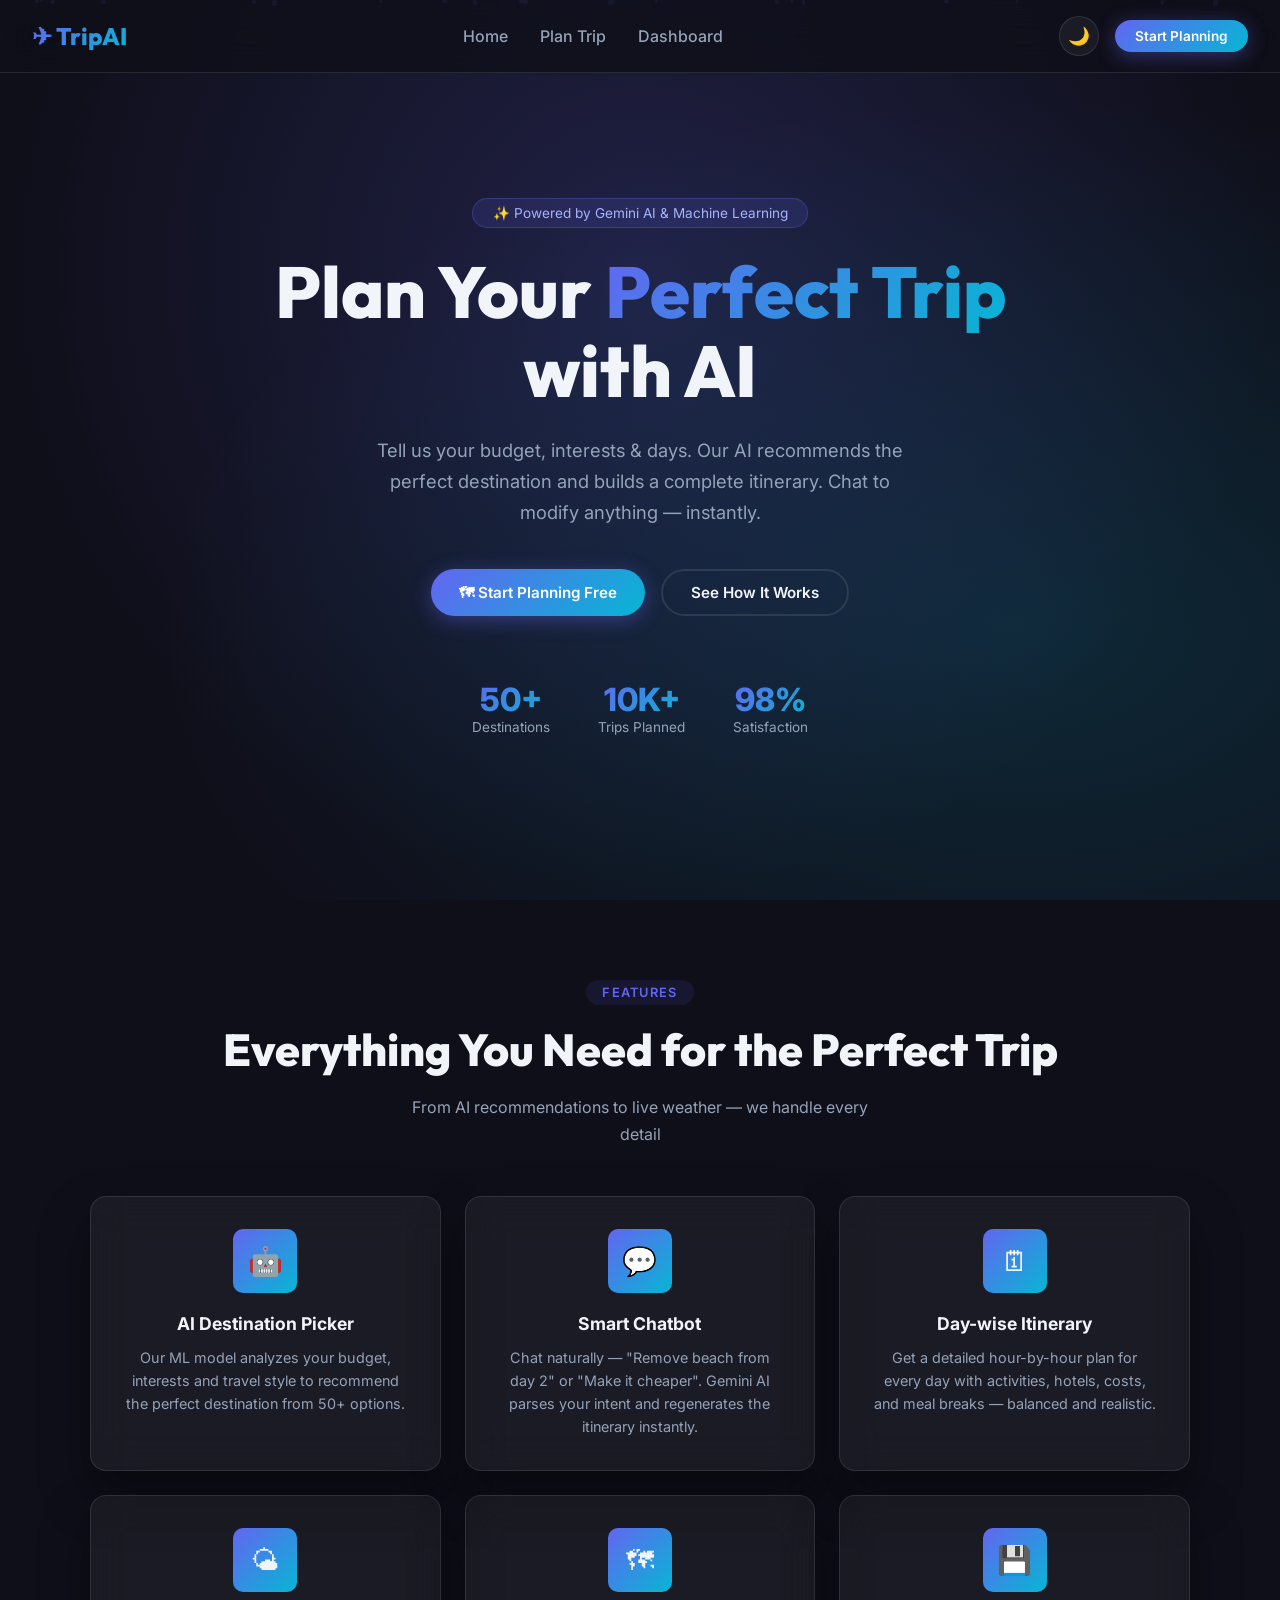
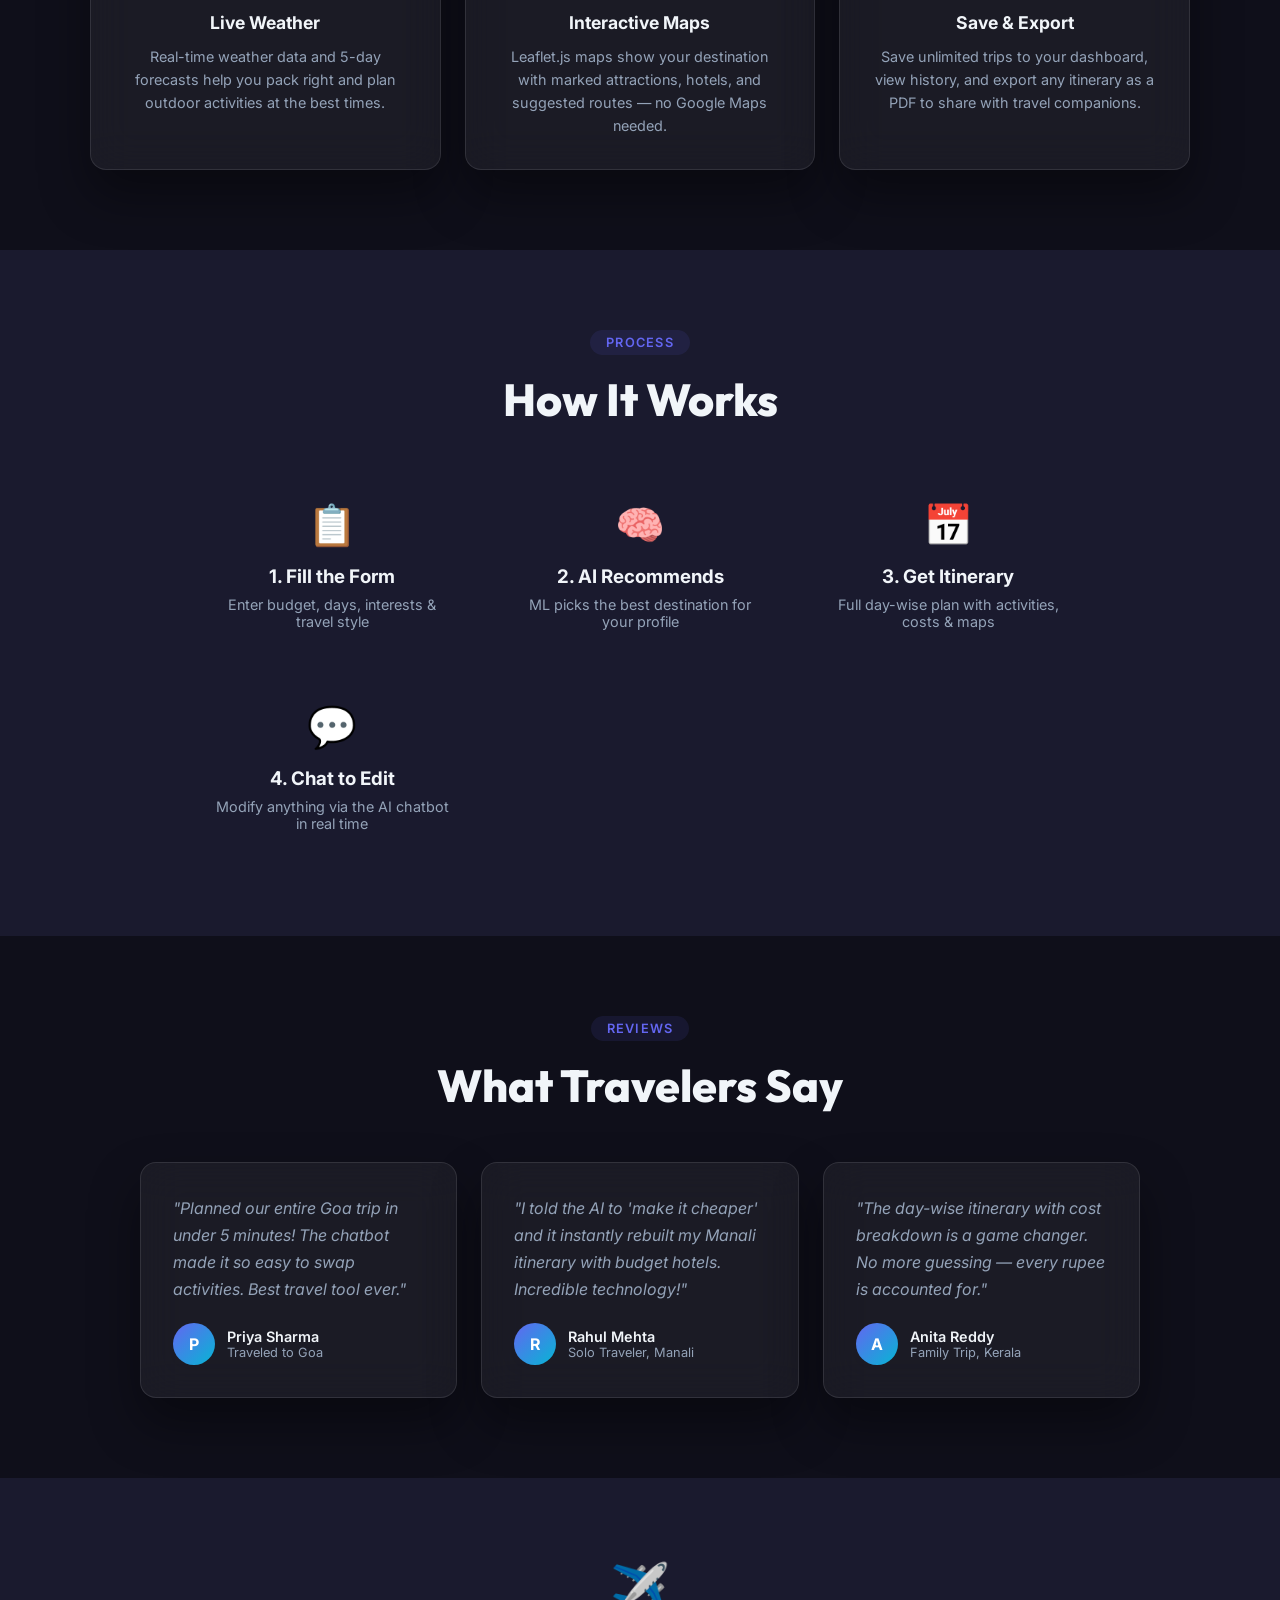
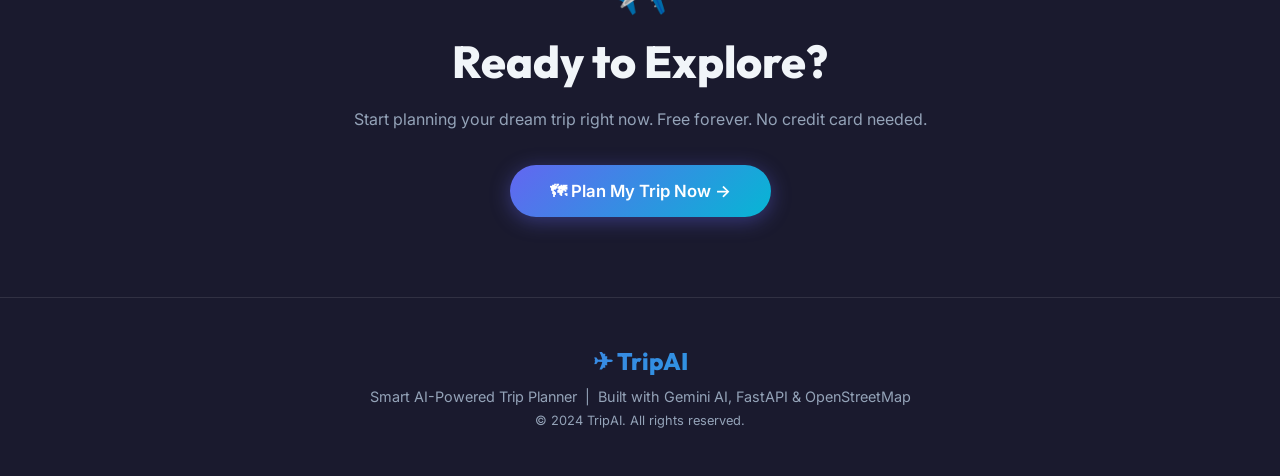
<file: frontend/index.html>
<!DOCTYPE html>
<html lang="en" data-theme="dark">
<head>
<meta charset="UTF-8"/>
<meta name="viewport" content="width=device-width,initial-scale=1.0"/>
<title>Smart AI Trip Planner — Plan Your Perfect Journey</title>
<meta name="description" content="AI-powered trip planner with smart recommendations, live weather, interactive maps, and an intelligent chatbot that customizes your itinerary in real time."/>
<link rel="stylesheet" href="style.css"/>
<link rel="icon" type="image/svg+xml" href="data:image/svg+xml,<svg xmlns='http://www.w3.org/2000/svg' viewBox='0 0 32 32'><text y='26' font-size='28'>✈️</text></svg>"/>
</head>
<body>

<!-- Navbar -->
<nav class="navbar" id="navbar">
  <a href="index.html" class="nav-logo">✈ TripAI</a>
  <div class="nav-links" id="navLinks">
    <a href="index.html">Home</a>
    <a href="planner.html">Plan Trip</a>
    <a href="dashboard.html">Dashboard</a>
  </div>
  <div class="nav-actions">
    <button class="theme-toggle" id="themeToggle" title="Toggle theme" aria-label="Toggle dark/light mode">🌙</button>
    <a href="planner.html" class="btn btn-primary btn-sm" id="navCTA">Start Planning</a>
    <button class="hamburger" id="hamburger" aria-label="Menu">
      <span></span><span></span><span></span>
    </button>
  </div>
</nav>

<!-- Hero -->
<section class="hero" id="home">
  <div class="hero-bg"></div>
  <div class="hero-particles" id="particles"></div>
  <div class="hero-content">
    <div class="hero-badge">✨ Powered by Gemini AI &amp; Machine Learning</div>
    <h1 class="hero-title">Plan Your <span class="gradient-text">Perfect Trip</span><br/>with AI</h1>
    <p class="hero-subtitle">Tell us your budget, interests &amp; days. Our AI recommends the perfect destination and builds a complete itinerary. Chat to modify anything — instantly.</p>
    <div class="hero-actions">
      <a href="planner.html" class="btn btn-primary">🗺 Start Planning Free</a>
      <a href="#features" class="btn btn-outline">See How It Works</a>
    </div>
    <div class="hero-stats">
      <div class="stat"><div class="stat-number">50+</div><div class="stat-label">Destinations</div></div>
      <div class="stat"><div class="stat-number">10K+</div><div class="stat-label">Trips Planned</div></div>
      <div class="stat"><div class="stat-number">98%</div><div class="stat-label">Satisfaction</div></div>
    </div>
  </div>
</section>

<!-- Features -->
<section class="section" id="features">
  <div class="section-header">
    <div class="section-tag">Features</div>
    <h2 class="section-title">Everything You Need for the <span class="gradient-text">Perfect Trip</span></h2>
    <p class="section-subtitle">From AI recommendations to live weather — we handle every detail</p>
  </div>
  <div class="grid grid-3" style="max-width:1100px;margin:0 auto">
    <div class="glass feature-card">
      <div class="feature-icon">🤖</div>
      <h3 class="feature-title">AI Destination Picker</h3>
      <p class="feature-desc">Our ML model analyzes your budget, interests and travel style to recommend the perfect destination from 50+ options.</p>
    </div>
    <div class="glass feature-card">
      <div class="feature-icon">💬</div>
      <h3 class="feature-title">Smart Chatbot</h3>
      <p class="feature-desc">Chat naturally — "Remove beach from day 2" or "Make it cheaper". Gemini AI parses your intent and regenerates the itinerary instantly.</p>
    </div>
    <div class="glass feature-card">
      <div class="feature-icon">🗓</div>
      <h3 class="feature-title">Day-wise Itinerary</h3>
      <p class="feature-desc">Get a detailed hour-by-hour plan for every day with activities, hotels, costs, and meal breaks — balanced and realistic.</p>
    </div>
    <div class="glass feature-card">
      <div class="feature-icon">🌤</div>
      <h3 class="feature-title">Live Weather</h3>
      <p class="feature-desc">Real-time weather data and 5-day forecasts help you pack right and plan outdoor activities at the best times.</p>
    </div>
    <div class="glass feature-card">
      <div class="feature-icon">🗺</div>
      <h3 class="feature-title">Interactive Maps</h3>
      <p class="feature-desc">Leaflet.js maps show your destination with marked attractions, hotels, and suggested routes — no Google Maps needed.</p>
    </div>
    <div class="glass feature-card">
      <div class="feature-icon">💾</div>
      <h3 class="feature-title">Save &amp; Export</h3>
      <p class="feature-desc">Save unlimited trips to your dashboard, view history, and export any itinerary as a PDF to share with travel companions.</p>
    </div>
  </div>
</section>

<!-- How It Works -->
<section class="section" id="how" style="background:var(--bg2)">
  <div class="section-header">
    <div class="section-tag">Process</div>
    <h2 class="section-title">How It <span class="gradient-text">Works</span></h2>
  </div>
  <div class="grid grid-4" style="max-width:900px;margin:0 auto;text-align:center">
    <div style="padding:1.5rem">
      <div style="font-size:2.5rem;margin-bottom:1rem">📋</div>
      <h3 style="font-weight:700;margin-bottom:.5rem">1. Fill the Form</h3>
      <p style="color:var(--text-muted);font-size:.9rem">Enter budget, days, interests &amp; travel style</p>
    </div>
    <div style="padding:1.5rem">
      <div style="font-size:2.5rem;margin-bottom:1rem">🧠</div>
      <h3 style="font-weight:700;margin-bottom:.5rem">2. AI Recommends</h3>
      <p style="color:var(--text-muted);font-size:.9rem">ML picks the best destination for your profile</p>
    </div>
    <div style="padding:1.5rem">
      <div style="font-size:2.5rem;margin-bottom:1rem">📅</div>
      <h3 style="font-weight:700;margin-bottom:.5rem">3. Get Itinerary</h3>
      <p style="color:var(--text-muted);font-size:.9rem">Full day-wise plan with activities, costs &amp; maps</p>
    </div>
    <div style="padding:1.5rem">
      <div style="font-size:2.5rem;margin-bottom:1rem">💬</div>
      <h3 style="font-weight:700;margin-bottom:.5rem">4. Chat to Edit</h3>
      <p style="color:var(--text-muted);font-size:.9rem">Modify anything via the AI chatbot in real time</p>
    </div>
  </div>
</section>

<!-- Testimonials -->
<section class="section" id="testimonials">
  <div class="section-header">
    <div class="section-tag">Reviews</div>
    <h2 class="section-title">What <span class="gradient-text">Travelers Say</span></h2>
  </div>
  <div class="grid grid-3" style="max-width:1000px;margin:0 auto">
    <div class="glass testimonial-card">
      <p class="testimonial-text">"Planned our entire Goa trip in under 5 minutes! The chatbot made it so easy to swap activities. Best travel tool ever."</p>
      <div class="testimonial-author">
        <div class="author-avatar">P</div>
        <div><div class="author-name">Priya Sharma</div><div class="author-title">Traveled to Goa</div></div>
      </div>
    </div>
    <div class="glass testimonial-card">
      <p class="testimonial-text">"I told the AI to 'make it cheaper' and it instantly rebuilt my Manali itinerary with budget hotels. Incredible technology!"</p>
      <div class="testimonial-author">
        <div class="author-avatar">R</div>
        <div><div class="author-name">Rahul Mehta</div><div class="author-title">Solo Traveler, Manali</div></div>
      </div>
    </div>
    <div class="glass testimonial-card">
      <p class="testimonial-text">"The day-wise itinerary with cost breakdown is a game changer. No more guessing — every rupee is accounted for."</p>
      <div class="testimonial-author">
        <div class="author-avatar">A</div>
        <div><div class="author-name">Anita Reddy</div><div class="author-title">Family Trip, Kerala</div></div>
      </div>
    </div>
  </div>
</section>

<!-- CTA -->
<section class="section" style="text-align:center;background:var(--bg2)">
  <div style="max-width:600px;margin:0 auto">
    <div style="font-size:3rem;margin-bottom:1rem">✈️</div>
    <h2 class="section-title">Ready to <span class="gradient-text">Explore?</span></h2>
    <p style="color:var(--text-muted);margin-bottom:2rem;line-height:1.7">Start planning your dream trip right now. Free forever. No credit card needed.</p>
    <a href="planner.html" class="btn btn-primary" style="font-size:1.05rem;padding:1rem 2.5rem">🗺 Plan My Trip Now →</a>
  </div>
</section>

<!-- Footer -->
<footer>
  <div class="footer-logo">✈ TripAI</div>
  <p class="footer-text">Smart AI-Powered Trip Planner &nbsp;|&nbsp; Built with Gemini AI, FastAPI &amp; OpenStreetMap</p>
  <p class="footer-text" style="margin-top:.5rem;font-size:.8rem">© 2024 TripAI. All rights reserved.</p>
</footer>

<!-- Toast Container -->
<div class="toast-container" id="toastContainer"></div>

<script src="script.js"></script>
<script>
  // Particle generator
  const container = document.getElementById('particles');
  for(let i=0;i<20;i++){
    const p=document.createElement('div');
    p.className='particle';
    p.style.cssText=`left:${Math.random()*100}%;animation-delay:${Math.random()*8}s;animation-duration:${6+Math.random()*6}s;width:${2+Math.random()*4}px;height:${2+Math.random()*4}px`;
    container.appendChild(p);
  }
  // Hamburger
  document.getElementById('hamburger').addEventListener('click',()=>{
    document.getElementById('navLinks').classList.toggle('mobile-open');
  });
</script>
</body>
</html>
</file>
<file: frontend/style.css>
/* ============================================================
   style.css — Smart AI Trip Planner — Premium Design System
   ============================================================ */
@import url('https://fonts.googleapis.com/css2?family=Inter:wght@300;400;500;600;700;800;900&family=Outfit:wght@400;600;700;800&display=swap');

/* ── Variables ────────────────────────────────────────────── */
:root {
  --primary: #6366f1;
  --primary-dark: #4f46e5;
  --primary-light: #a5b4fc;
  --secondary: #06b6d4;
  --accent: #f59e0b;
  --success: #10b981;
  --danger: #ef4444;
  --bg: #0f0f1a;
  --bg2: #1a1a2e;
  --bg3: #16213e;
  --card: rgba(255,255,255,0.05);
  --card-border: rgba(255,255,255,0.1);
  --text: #f1f5f9;
  --text-muted: #94a3b8;
  --gradient: linear-gradient(135deg,#6366f1,#06b6d4);
  --gradient2: linear-gradient(135deg,#f59e0b,#ef4444);
  --shadow: 0 25px 50px rgba(0,0,0,0.4);
  --radius: 16px;
  --radius-sm: 10px;
  --transition: all 0.3s cubic-bezier(0.4,0,0.2,1);
}
[data-theme="light"] {
  --bg: #f8fafc; --bg2: #f1f5f9; --bg3: #e2e8f0;
  --card: rgba(255,255,255,0.9); --card-border: rgba(0,0,0,0.08);
  --text: #0f172a; --text-muted: #64748b;
  --shadow: 0 25px 50px rgba(0,0,0,0.1);
}

/* ── Reset ────────────────────────────────────────────────── */
*,*::before,*::after{box-sizing:border-box;margin:0;padding:0}
html{scroll-behavior:smooth}
body{font-family:'Inter',sans-serif;background:var(--bg);color:var(--text);
  min-height:100vh;overflow-x:hidden;transition:var(--transition)}
a{text-decoration:none;color:inherit}
img{max-width:100%;display:block}

/* ── Navbar ───────────────────────────────────────────────── */
.navbar{position:fixed;top:0;left:0;right:0;z-index:1000;
  padding:1rem 2rem;display:flex;align-items:center;justify-content:space-between;
  background:rgba(15,15,26,0.8);backdrop-filter:blur(20px);
  border-bottom:1px solid var(--card-border);transition:var(--transition)}
[data-theme="light"] .navbar{background:rgba(248,250,252,0.9)}
.nav-logo{font-family:'Outfit',sans-serif;font-size:1.5rem;font-weight:800;
  background:var(--gradient);-webkit-background-clip:text;-webkit-text-fill-color:transparent}
.nav-links{display:flex;gap:2rem;align-items:center}
.nav-links a{color:var(--text-muted);font-weight:500;transition:var(--transition)}
.nav-links a:hover{color:var(--primary)}
.nav-actions{display:flex;gap:1rem;align-items:center}
.theme-toggle{background:var(--card);border:1px solid var(--card-border);
  color:var(--text);padding:.5rem;border-radius:50%;cursor:pointer;
  font-size:1.1rem;transition:var(--transition);width:40px;height:40px;
  display:flex;align-items:center;justify-content:center}
.theme-toggle:hover{background:var(--primary);transform:rotate(20deg)}
.hamburger{display:none;flex-direction:column;gap:5px;cursor:pointer;background:none;border:none}
.hamburger span{width:24px;height:2px;background:var(--text);transition:var(--transition)}

/* ── Buttons ──────────────────────────────────────────────── */
.btn{display:inline-flex;align-items:center;gap:.5rem;padding:.75rem 1.75rem;
  border-radius:50px;font-weight:600;font-size:.95rem;cursor:pointer;
  border:none;transition:var(--transition);text-decoration:none}
.btn-primary{background:var(--gradient);color:#fff;box-shadow:0 4px 20px rgba(99,102,241,0.4)}
.btn-primary:hover{transform:translateY(-2px);box-shadow:0 8px 30px rgba(99,102,241,0.5)}
.btn-outline{background:transparent;color:var(--text);
  border:2px solid var(--card-border)}
.btn-outline:hover{border-color:var(--primary);color:var(--primary)}
.btn-sm{padding:.5rem 1.25rem;font-size:.85rem}
.btn-danger{background:var(--danger);color:#fff}
.btn-success{background:var(--success);color:#fff}

/* ── Glass Cards ──────────────────────────────────────────── */
.glass{background:var(--card);backdrop-filter:blur(20px);
  border:1px solid var(--card-border);border-radius:var(--radius);
  box-shadow:var(--shadow);transition:var(--transition)}
.glass:hover{border-color:rgba(99,102,241,0.3);transform:translateY(-2px)}
.card{padding:1.5rem}
.card-header{display:flex;align-items:center;justify-content:space-between;
  margin-bottom:1.25rem;padding-bottom:1rem;border-bottom:1px solid var(--card-border)}
.card-title{font-size:1.1rem;font-weight:700;display:flex;align-items:center;gap:.5rem}

/* ── Hero ─────────────────────────────────────────────────── */
.hero{min-height:100vh;display:flex;align-items:center;justify-content:center;
  text-align:center;padding:6rem 2rem 4rem;position:relative;overflow:hidden}
.hero-bg{position:absolute;inset:0;background:radial-gradient(ellipse at 50% 30%,rgba(99,102,241,0.2) 0%,transparent 70%),
  radial-gradient(ellipse at 80% 70%,rgba(6,182,212,0.15) 0%,transparent 60%);z-index:0}
.hero-particles{position:absolute;inset:0;z-index:0;overflow:hidden}
.particle{position:absolute;width:4px;height:4px;border-radius:50%;
  background:var(--primary);animation:float-particle 8s infinite linear}
@keyframes float-particle{0%{transform:translateY(100vh) scale(0);opacity:0}
  10%{opacity:.6}90%{opacity:.3}100%{transform:translateY(-10vh) scale(1.5);opacity:0}}
.hero-content{position:relative;z-index:1;max-width:800px}
.hero-badge{display:inline-flex;align-items:center;gap:.5rem;
  background:rgba(99,102,241,0.15);border:1px solid rgba(99,102,241,0.3);
  padding:.4rem 1.2rem;border-radius:50px;font-size:.85rem;color:var(--primary-light);
  margin-bottom:1.5rem;animation:fade-in-up .8s ease forwards}
.hero-title{font-family:'Outfit',sans-serif;font-size:clamp(2.5rem,6vw,4.5rem);
  font-weight:800;line-height:1.1;margin-bottom:1.5rem;
  animation:fade-in-up .9s .1s ease forwards;opacity:0}
.hero-title .gradient-text{background:var(--gradient);
  -webkit-background-clip:text;-webkit-text-fill-color:transparent}
.hero-subtitle{font-size:1.15rem;color:var(--text-muted);max-width:550px;
  margin:0 auto 2.5rem;line-height:1.7;
  animation:fade-in-up 1s .2s ease forwards;opacity:0}
.hero-actions{display:flex;gap:1rem;justify-content:center;flex-wrap:wrap;
  animation:fade-in-up 1s .3s ease forwards;opacity:0}
.hero-stats{display:flex;gap:3rem;justify-content:center;margin-top:4rem;
  animation:fade-in-up 1s .4s ease forwards;opacity:0}
.stat{text-align:center}
.stat-number{font-size:2rem;font-weight:800;background:var(--gradient);
  -webkit-background-clip:text;-webkit-text-fill-color:transparent}
.stat-label{font-size:.85rem;color:var(--text-muted)}

/* ── Features ─────────────────────────────────────────────── */
.section{padding:5rem 2rem}
.section-header{text-align:center;margin-bottom:3rem}
.section-tag{display:inline-block;background:rgba(99,102,241,0.1);
  color:var(--primary);padding:.3rem 1rem;border-radius:50px;
  font-size:.8rem;font-weight:600;text-transform:uppercase;
  letter-spacing:.1em;margin-bottom:1rem}
.section-title{font-family:'Outfit',sans-serif;font-size:clamp(1.8rem,4vw,2.8rem);
  font-weight:800;margin-bottom:1rem}
.section-subtitle{color:var(--text-muted);max-width:500px;margin:0 auto;line-height:1.7}
.grid{display:grid;gap:1.5rem}
.grid-3{grid-template-columns:repeat(auto-fit,minmax(280px,1fr))}
.grid-4{grid-template-columns:repeat(auto-fit,minmax(220px,1fr))}
.feature-card{padding:2rem;text-align:center}
.feature-icon{width:64px;height:64px;border-radius:var(--radius-sm);
  background:var(--gradient);display:flex;align-items:center;justify-content:center;
  font-size:1.75rem;margin:0 auto 1.25rem}
.feature-title{font-weight:700;font-size:1.1rem;margin-bottom:.75rem}
.feature-desc{color:var(--text-muted);font-size:.9rem;line-height:1.6}

/* ── Forms ────────────────────────────────────────────────── */
.form-group{margin-bottom:1.25rem}
label{display:block;font-weight:600;font-size:.85rem;color:var(--text-muted);
  margin-bottom:.5rem;text-transform:uppercase;letter-spacing:.05em}
input,select,textarea{width:100%;padding:.875rem 1rem;
  background:rgba(255,255,255,0.05);border:1px solid var(--card-border);
  border-radius:var(--radius-sm);color:var(--text);font-family:'Inter',sans-serif;
  font-size:.95rem;transition:var(--transition);outline:none}
[data-theme="light"] input,[data-theme="light"] select,[data-theme="light"] textarea{
  background:rgba(0,0,0,0.04)}
input:focus,select:focus,textarea:focus{border-color:var(--primary);
  box-shadow:0 0 0 3px rgba(99,102,241,0.2)}
select option{background:var(--bg2);color:var(--text)}

/* ── Chips (Interests) ────────────────────────────────────── */
.chips{display:flex;flex-wrap:wrap;gap:.5rem}
.chip{padding:.4rem 1rem;border-radius:50px;border:2px solid var(--card-border);
  cursor:pointer;font-size:.85rem;font-weight:500;transition:var(--transition);
  background:transparent;color:var(--text)}
.chip:hover,.chip.active{background:var(--primary);border-color:var(--primary);color:#fff}

/* ── Planner Layout ───────────────────────────────────────── */
.planner-layout{display:grid;grid-template-columns:380px 1fr;gap:0;
  min-height:100vh;padding-top:70px}
.planner-sidebar{padding:2rem;background:var(--bg2);
  border-right:1px solid var(--card-border);overflow-y:auto;position:sticky;
  top:70px;height:calc(100vh - 70px)}
.planner-main{padding:2rem;overflow-y:auto}

/* ── Itinerary Cards ──────────────────────────────────────── */
.day-card{margin-bottom:1.5rem;overflow:hidden}
.day-header{background:var(--gradient);padding:1rem 1.5rem;
  display:flex;align-items:center;justify-content:space-between}
.day-title{font-weight:700;color:#fff;font-size:1rem}
.day-cost-badge{background:rgba(255,255,255,0.2);color:#fff;
  padding:.25rem .75rem;border-radius:50px;font-size:.8rem;font-weight:600}
.day-body{padding:1.25rem}
.slot{display:flex;gap:1rem;padding:.75rem 0;
  border-bottom:1px solid var(--card-border)}
.slot:last-child{border-bottom:none}
.slot-time{min-width:80px;font-size:.75rem;font-weight:700;
  color:var(--primary);text-transform:uppercase;letter-spacing:.05em;padding-top:.2rem}
.slot-content{flex:1}
.slot-activity{font-weight:600;font-size:.95rem;margin-bottom:.25rem}
.slot-meta{display:flex;gap:1rem;font-size:.8rem;color:var(--text-muted)}
.slot-cost{color:var(--success);font-weight:600}

/* ── Weather Widget ───────────────────────────────────────── */
.weather-widget{padding:1.5rem;margin-bottom:1.5rem}
.weather-main{display:flex;align-items:center;gap:1.5rem;margin-bottom:1rem}
.weather-temp{font-size:3rem;font-weight:800;line-height:1}
.weather-info h3{font-weight:700;font-size:1.1rem}
.weather-info p{color:var(--text-muted);font-size:.9rem}
.weather-forecast{display:flex;gap:.75rem;overflow-x:auto;padding-bottom:.5rem}
.forecast-item{min-width:80px;text-align:center;background:rgba(255,255,255,0.05);
  padding:.75rem .5rem;border-radius:var(--radius-sm);font-size:.8rem}
.forecast-temp{font-weight:700;color:var(--primary)}

/* ── Map ──────────────────────────────────────────────────── */
#map{height:350px;border-radius:var(--radius);overflow:hidden;
  margin-bottom:1.5rem;border:1px solid var(--card-border)}

/* ── Chatbot Panel ────────────────────────────────────────── */
.chat-fab{position:fixed;bottom:2rem;right:2rem;z-index:999;
  width:60px;height:60px;border-radius:50%;
  background:var(--gradient);border:none;cursor:pointer;
  display:flex;align-items:center;justify-content:center;font-size:1.5rem;
  box-shadow:0 8px 30px rgba(99,102,241,0.5);transition:var(--transition)}
.chat-fab:hover{transform:scale(1.1)}
.chat-panel{position:fixed;bottom:5.5rem;right:2rem;z-index:998;
  width:370px;height:520px;display:flex;flex-direction:column;
  background:var(--bg2);border:1px solid var(--card-border);
  border-radius:var(--radius);box-shadow:var(--shadow);
  transform:translateY(20px) scale(0.95);opacity:0;
  pointer-events:none;transition:var(--transition)}
.chat-panel.open{transform:translateY(0) scale(1);opacity:1;pointer-events:all}
.chat-header{padding:1rem 1.25rem;border-bottom:1px solid var(--card-border);
  display:flex;align-items:center;justify-content:space-between}
.chat-title{font-weight:700;display:flex;align-items:center;gap:.5rem}
.chat-dot{width:8px;height:8px;border-radius:50%;background:var(--success);
  animation:pulse 2s infinite}
.chat-messages{flex:1;overflow-y:auto;padding:1rem;display:flex;flex-direction:column;gap:.75rem}
.msg{padding:.75rem 1rem;border-radius:12px;max-width:85%;font-size:.9rem;line-height:1.5}
.msg-bot{background:rgba(99,102,241,0.15);border:1px solid rgba(99,102,241,0.2);
  align-self:flex-start;border-radius:4px 12px 12px 12px}
.msg-user{background:var(--gradient);color:#fff;
  align-self:flex-end;border-radius:12px 4px 12px 12px}
.msg-intent{background:rgba(16,185,129,0.1);border:1px solid rgba(16,185,129,0.2);
  font-size:.78rem;font-family:monospace;align-self:flex-start;color:var(--success)}
.chat-input-row{padding:1rem;border-top:1px solid var(--card-border);
  display:flex;gap:.5rem}
.chat-input{flex:1;padding:.75rem 1rem;border-radius:50px;font-size:.9rem;
  background:rgba(255,255,255,0.05);border:1px solid var(--card-border);color:var(--text)}
.chat-input:focus{outline:none;border-color:var(--primary)}
.chat-send{padding:.75rem 1rem;border-radius:50px;background:var(--gradient);
  border:none;cursor:pointer;color:#fff;font-weight:600;font-size:.9rem;transition:var(--transition)}
.chat-send:hover{opacity:.9}

/* ── Dashboard ────────────────────────────────────────────── */
.dashboard-layout{padding:6rem 2rem 2rem;max-width:1200px;margin:0 auto}
.dashboard-header{margin-bottom:2rem}
.dashboard-greeting{font-family:'Outfit',sans-serif;font-size:2rem;font-weight:800;margin-bottom:.5rem}
.trip-grid{display:grid;grid-template-columns:repeat(auto-fill,minmax(300px,1fr));gap:1.5rem}
.trip-card{overflow:hidden}
.trip-card-img{height:160px;background:var(--gradient);display:flex;
  align-items:center;justify-content:center;font-size:3rem}
.trip-card-body{padding:1.25rem}
.trip-dest{font-weight:700;font-size:1.1rem;margin-bottom:.5rem}
.trip-meta{display:flex;gap:1rem;color:var(--text-muted);font-size:.85rem;margin-bottom:1rem}
.trip-actions{display:flex;gap:.5rem}

/* ── Auth Modal ───────────────────────────────────────────── */
.modal-overlay{position:fixed;inset:0;background:rgba(0,0,0,0.7);
  backdrop-filter:blur(8px);z-index:2000;display:flex;align-items:center;
  justify-content:center;opacity:0;pointer-events:none;transition:var(--transition)}
.modal-overlay.open{opacity:1;pointer-events:all}
.modal{background:var(--bg2);border:1px solid var(--card-border);
  border-radius:var(--radius);padding:2rem;width:90%;max-width:420px;
  transform:scale(.95);transition:var(--transition)}
.modal-overlay.open .modal{transform:scale(1)}
.modal-title{font-family:'Outfit',sans-serif;font-size:1.6rem;font-weight:800;
  margin-bottom:1.5rem;text-align:center}

/* ── Loading ──────────────────────────────────────────────── */
.loader{display:flex;flex-direction:column;align-items:center;
  justify-content:center;gap:1rem;padding:3rem}
.spinner{width:48px;height:48px;border:4px solid var(--card-border);
  border-top-color:var(--primary);border-radius:50%;
  animation:spin .8s linear infinite}
@keyframes spin{to{transform:rotate(360deg)}}
.loader-text{color:var(--text-muted);font-size:.9rem}
.skeleton{background:linear-gradient(90deg,var(--card) 25%,
  rgba(255,255,255,0.1) 50%,var(--card) 75%);
  background-size:200% 100%;animation:skeleton 1.5s infinite;
  border-radius:var(--radius-sm);height:20px}
@keyframes skeleton{0%{background-position:200% 0}100%{background-position:-200% 0}}

/* ── Toast Notifications ──────────────────────────────────── */
.toast-container{position:fixed;top:5rem;right:1.5rem;z-index:3000;
  display:flex;flex-direction:column;gap:.75rem}
.toast{padding:1rem 1.5rem;border-radius:var(--radius-sm);
  font-size:.9rem;font-weight:500;min-width:280px;
  display:flex;align-items:center;gap:.75rem;
  animation:toast-in .3s ease;box-shadow:var(--shadow)}
@keyframes toast-in{from{transform:translateX(100%);opacity:0}to{transform:translateX(0);opacity:1}}
.toast.success{background:rgba(16,185,129,0.15);border:1px solid var(--success);color:var(--success)}
.toast.error{background:rgba(239,68,68,0.15);border:1px solid var(--danger);color:var(--danger)}
.toast.info{background:rgba(99,102,241,0.15);border:1px solid var(--primary);color:var(--primary-light)}

/* ── Destination Badge ────────────────────────────────────── */
.dest-banner{padding:2rem;margin-bottom:1.5rem;text-align:center;
  background:var(--gradient);border-radius:var(--radius)}
.dest-name{font-family:'Outfit',sans-serif;font-size:2rem;font-weight:800;color:#fff}
.dest-meta{color:rgba(255,255,255,0.8);font-size:.9rem;margin-top:.5rem}
.cost-highlight{font-size:1.4rem;font-weight:800;color:#fff;margin-top:.5rem}

/* ── Hotels ───────────────────────────────────────────────── */
.hotels-grid{display:grid;grid-template-columns:repeat(auto-fill,minmax(220px,1fr));gap:1rem;margin-bottom:1.5rem}
.hotel-card{padding:1rem;background:var(--card);border:1px solid var(--card-border);border-radius:var(--radius-sm)}
.hotel-name{font-weight:700;margin-bottom:.5rem}
.hotel-meta{font-size:.8rem;color:var(--text-muted)}
.hotel-cost{font-weight:700;color:var(--accent);font-size:.9rem}
.stars{color:var(--accent)}

/* ── Tips ─────────────────────────────────────────────────── */
.tips-list{display:flex;flex-wrap:wrap;gap:.75rem;margin-bottom:1.5rem}
.tip-badge{background:rgba(6,182,212,0.1);border:1px solid rgba(6,182,212,0.2);
  color:var(--secondary);padding:.4rem 1rem;border-radius:50px;font-size:.82rem}

/* ── Attractions ──────────────────────────────────────────── */
.attractions-list{display:flex;flex-wrap:wrap;gap:.5rem;margin-bottom:1.5rem}
.attraction-badge{background:rgba(245,158,11,0.1);border:1px solid rgba(245,158,11,0.2);
  color:var(--accent);padding:.35rem .9rem;border-radius:50px;font-size:.82rem}

/* ── Animations ───────────────────────────────────────────── */
@keyframes fade-in-up{from{opacity:0;transform:translateY(24px)}to{opacity:1;transform:translateY(0)}}
@keyframes pulse{0%,100%{opacity:1}50%{opacity:.4}}
.fade-in{animation:fade-in-up .5s ease forwards}
.result-section{animation:fade-in-up .5s ease forwards}

/* ── Testimonials ─────────────────────────────────────────── */
.testimonial-card{padding:2rem}
.testimonial-text{font-style:italic;color:var(--text-muted);line-height:1.7;margin-bottom:1.25rem}
.testimonial-author{display:flex;align-items:center;gap:.75rem}
.author-avatar{width:42px;height:42px;border-radius:50%;
  background:var(--gradient);display:flex;align-items:center;
  justify-content:center;font-weight:700;color:#fff}
.author-name{font-weight:600;font-size:.9rem}
.author-title{font-size:.8rem;color:var(--text-muted)}

/* ── Footer ───────────────────────────────────────────────── */
footer{background:var(--bg2);border-top:1px solid var(--card-border);
  padding:3rem 2rem;text-align:center}
.footer-logo{font-family:'Outfit',sans-serif;font-size:1.5rem;font-weight:800;
  background:var(--gradient);-webkit-background-clip:text;
  -webkit-text-fill-color:transparent;margin-bottom:.75rem}
.footer-text{color:var(--text-muted);font-size:.9rem}

/* ── Section Divider ──────────────────────────────────────── */
.divider{border:none;border-top:1px solid var(--card-border);margin:2rem 0}

/* ── Responsive ───────────────────────────────────────────── */
@media(max-width:900px){
  .planner-layout{grid-template-columns:1fr}
  .planner-sidebar{position:static;height:auto;border-right:none;
    border-bottom:1px solid var(--card-border)}
  .nav-links{display:none}.hamburger{display:flex}
  .nav-links.mobile-open{display:flex;flex-direction:column;position:fixed;
    top:70px;left:0;right:0;background:var(--bg2);padding:1.5rem;
    border-bottom:1px solid var(--card-border)}
  .chat-panel{width:calc(100vw - 2rem);right:1rem}
  .hero-stats{gap:1.5rem}
}
@media(max-width:500px){
  .btn{padding:.65rem 1.25rem;font-size:.85rem}
  .hero-title{font-size:2rem}
  .trip-grid{grid-template-columns:1fr}
}

/* ── Scrollbar ────────────────────────────────────────────── */
::-webkit-scrollbar{width:6px;height:6px}
::-webkit-scrollbar-track{background:var(--bg)}
::-webkit-scrollbar-thumb{background:var(--primary);border-radius:3px}

/* ── Selection ────────────────────────────────────────────── */
::selection{background:rgba(99,102,241,0.3);color:var(--text)}
</file>
